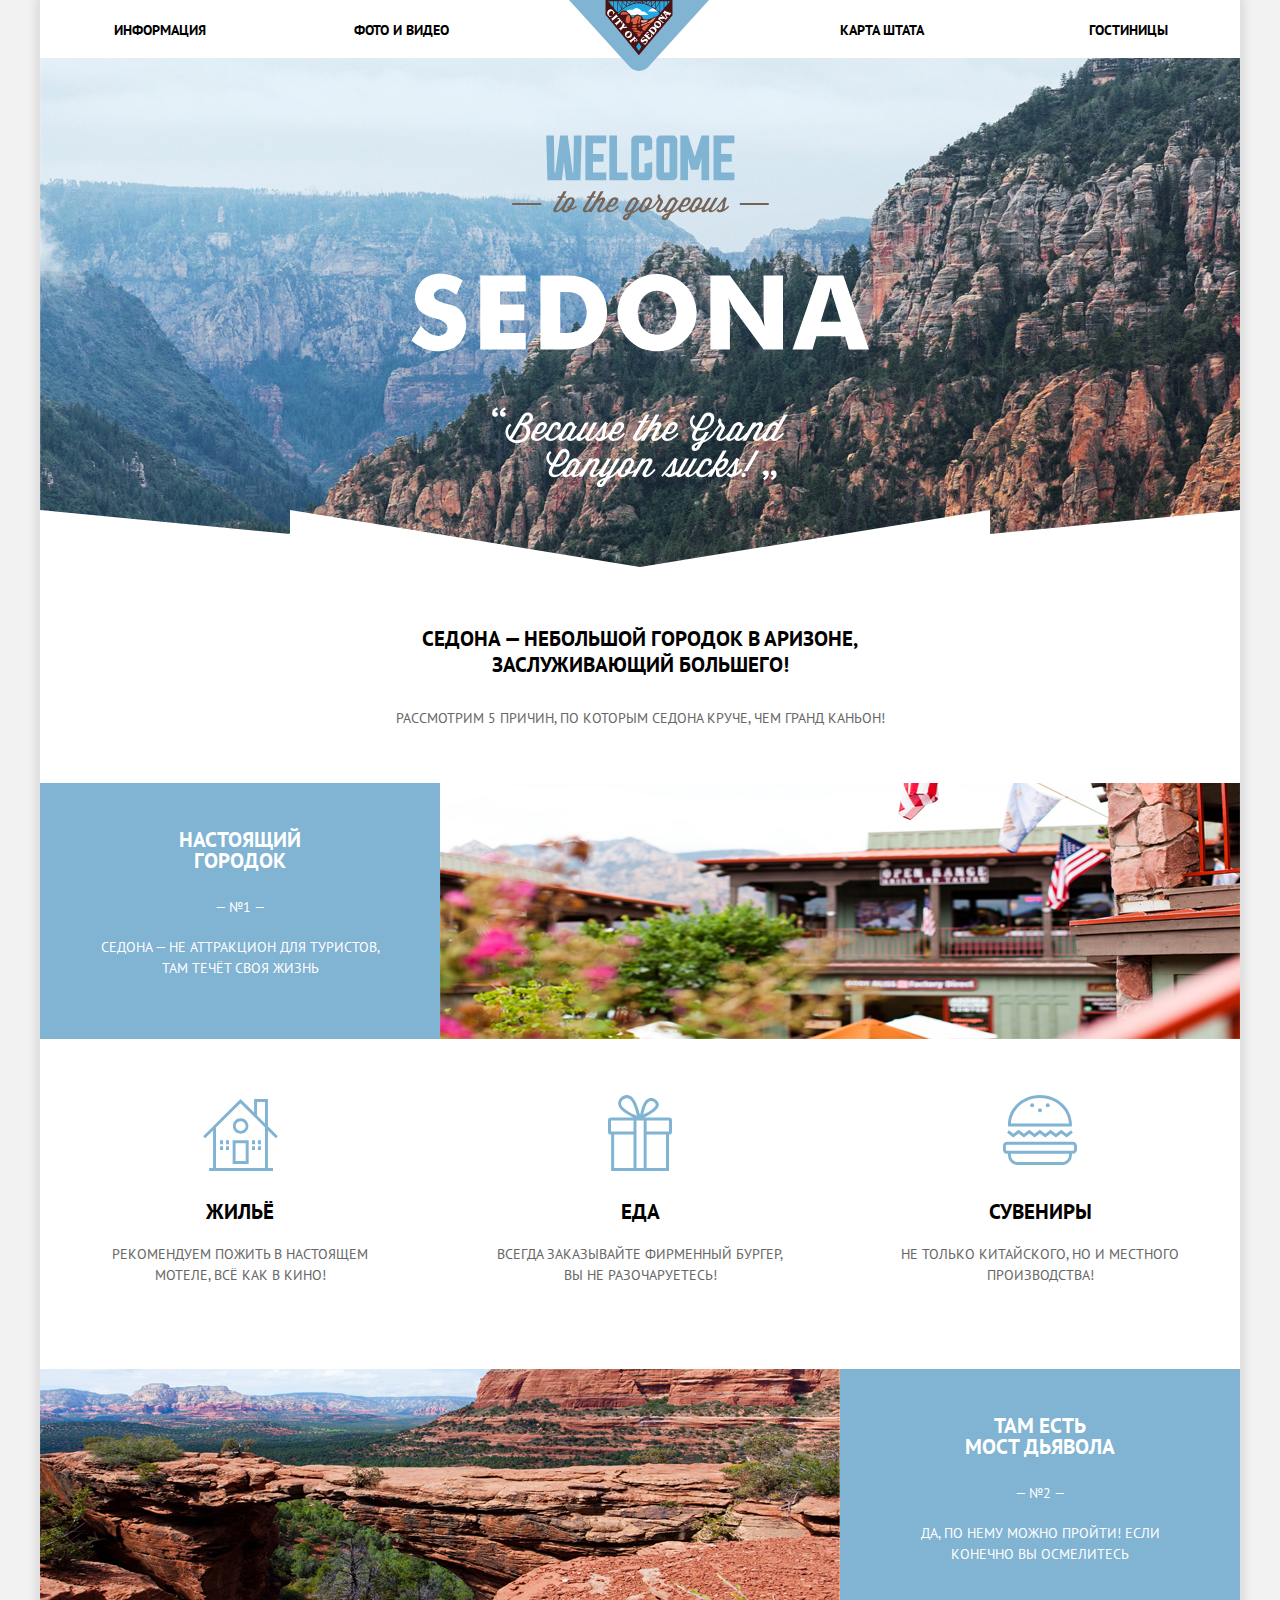
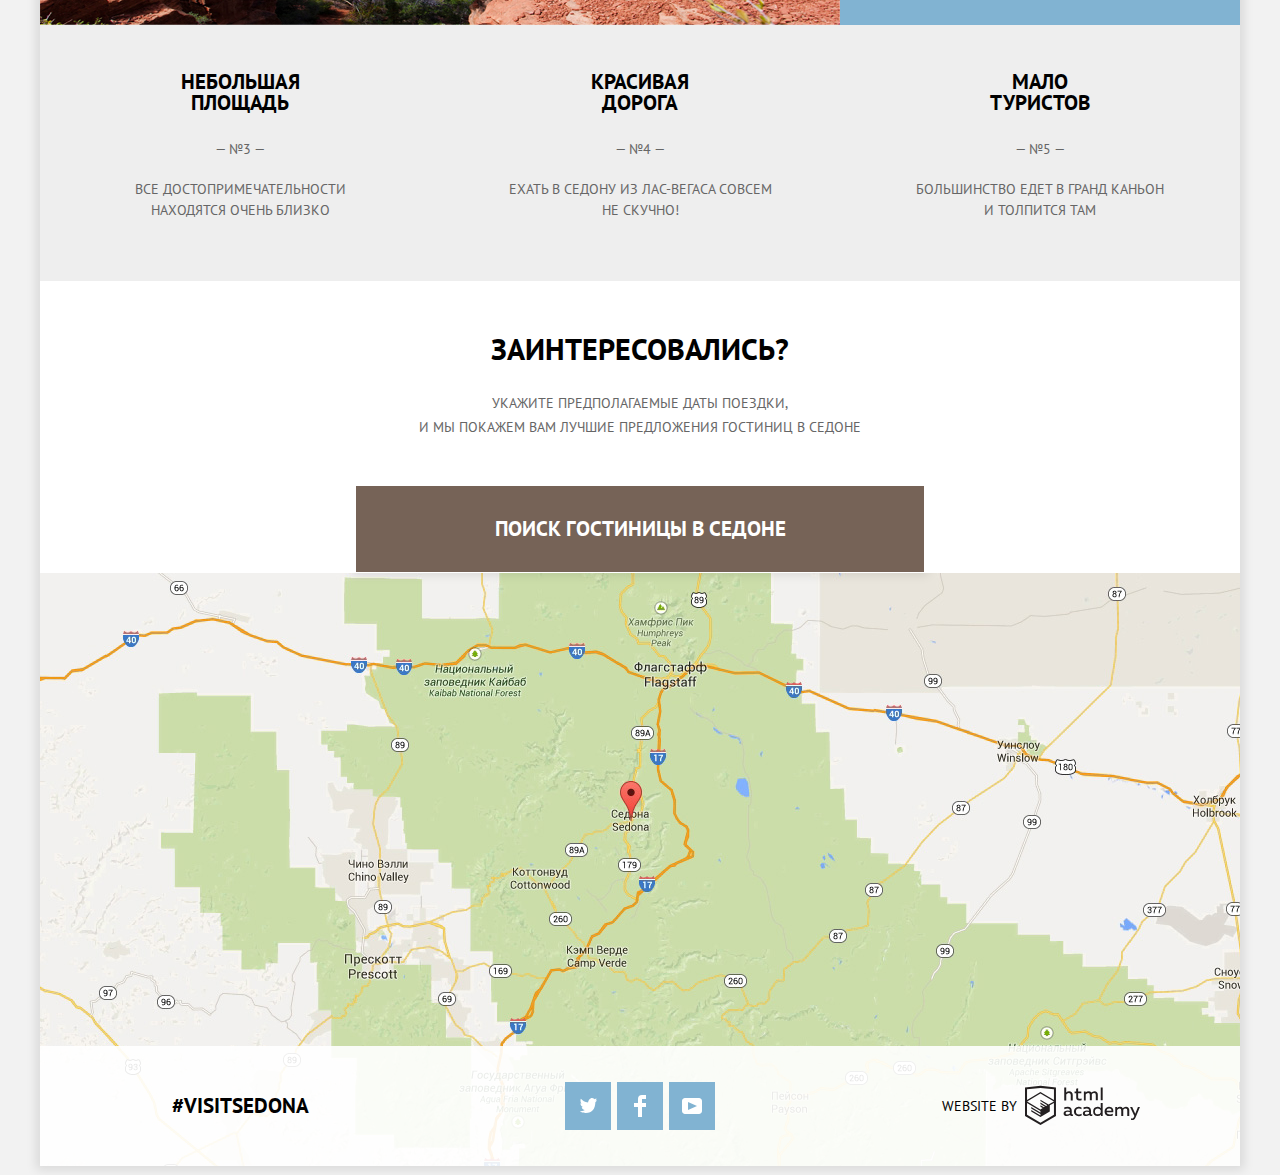
<file: index.html>
<!DOCTYPE html>
<html lang="ru">
  <head>
    <meta charset="utf-8">
    <title>HTML Academy: Седона</title>
    <link href="https://fonts.googleapis.com/css?family=PT+Sans:400,700&amp;subset=cyrillic" rel="stylesheet">
    <link href="css/normalize.css" rel="stylesheet">
    <!-- <link href="css/style.min.css" rel="stylesheet"> -->
    <link href="css/style.css" rel="stylesheet">
  </head>
  <body>
    <div class="layout-container">
    <header class="main-header">
      <nav class="main-navigation">
        <a class="main-header-logo">
          <img src="img/logo-sedona.svg" width="140" height="71" alt="Добро пожаловать в Седону">
        </a>
        <ul class="site-navigation">
          <li class="site-navigation-item"><a href="info.html">Информация</a></li>
          <li class="site-navigation-item"><a href="media.html">Фото и видео</a></li>
          <li class="site-navigation-item"><a href="map.html">Карта штата</a></li>
          <li class="site-navigation-item"><a href="hotels.html">Гостиницы</a></li>
        </ul>
      </nav>
    </header>
  <main>
    <div class="welcome">
      <img src="img/intro-welcome.svg" width="459" height="353" alt="Добро пожаловать">
    </div>
   <section class="reasons-to-visit">
     <div class="intro">
       <h1>Седона — небольшой городок в Аризоне, заслуживающий большего!</h1>
       <h2 class="visually-hidden">Причины посетить наш городок</h2>
       <p class="index-text">Рассмотрим 5 причин, по которым Седона круче, чем гранд каньон!</p>
     </div>
       <ol class="reasons-list">
         <li class="reasons-item">
           <section class="reasons-item-blue">
             <div class="reasons-item-layout">
               <h3>Настоящий городок</h3>
               <p>Седона — не аттракцион для туристов, там течёт своя жизнь</p>
            </div>
            <img src="img/town.jpg" width="800" height="256" alt="Городок">
           </section>
            <ul class="features-list">
             <li class="features-item">
               <h3>Жильё</h3>
               <p>Рекомендуем пожить в настоящем мотеле, всё как в кино!</p>
             </li>
             <li class="features-item">
               <h3>Еда</h3>
               <p>Всегда заказывайте фирменный бургер, вы не разочаруетесь!</p>
             </li>
             <li class="features-item">
               <h3>Сувениры</h3>
               <p>Не только китайского, но и местного производства!</p>
             </li>
          </ul>
         </li>
         <li class="reasons-item">
           <section class="reasons-item-blue">
               <img src="img/devils-bridge.jpg" width="800" height="256" alt="Мост дьявола">
               <div class="reasons-item-layout">
                 <h3>Там есть мост&nbsp;дьявола</h3>
                 <p>Да, по нему можно пройти! Если конечно вы осмелитесь</p>
             </div>
           </section>
         </li>
         <li class="reasons-item reasons-item-layout">
           <h3>Небольшая площадь</h3>
            <p>Все достопримечательности находятся&nbsp;очень близко</p>
         </li>
         <li class="reasons-item reasons-item-layout">
           <h3>Красивая дорога</h3>
            <p>Ехать в Седону из Лас-Вегаса совсем не&nbsp;скучно!</p>
         </li>
         <li class="reasons-item reasons-item-layout">
           <h3>Мало туристов</h3>
            <p>Большинство едет в гранд каньон и&nbsp;толпится там</p>
         </li>
       </ol>
   </section>
   <section class="booking">
       <h2>Заинтересовались?</h2>
       <p>Укажите предполагаемые даты поездки,<br> и мы покажем вам лучшие предложения гостиниц в Седоне</p>
       <button class="booking-button">Поиск гостиницы в Седоне</button>
       <section class="search-hotels">
       <h3 class="visually-hidden">Поиск гостиницы</h3>
       <form action="https://echo.htmlacademy.ru" method="post">
       <ul class="search-form-list">
          <li class="form-item dates">
            <label for="arrival-date">Дата заезда:</label>
            <input id="arrival-date" type="text" name="arrival-date" value="24 апреля 2017" required>
            <button class="calendar" aria-label="Выберите дату">
               <svg version="1.1" xmlns="http://www.w3.org/2000/svg" xmlns:xlink="http://www.w3.org/1999/xlink" x="0px" y="0px"
               	 width="21px" height="22px" viewBox="0 0 21 22" enable-background="new 0 0 21 22" xml:space="preserve">
                 <g id="calendar_1_">
               	   <path d="M19.251,2.025h-2.845V0.648c0-0.381-0.294-0.689-0.656-0.689c-0.363,0-0.656,0.308-0.656,0.689v1.377h-3.938V0.648
               		c0-0.381-0.294-0.689-0.655-0.689c-0.363,0-0.657,0.308-0.657,0.689v1.377H5.906V0.648c0-0.381-0.294-0.689-0.656-0.689
               		c-0.363,0-0.657,0.308-0.657,0.689v1.377H1.75C0.784,2.025,0,2.847,0,3.862v16.302C0,21.179,0.784,22,1.75,22h17.501
               		C20.217,22,21,21.179,21,20.164V3.862C21,2.847,20.217,2.025,19.251,2.025z M19.688,20.164c0,0.253-0.195,0.459-0.437,0.459H1.75
               		c-0.241,0-0.438-0.206-0.438-0.459V3.862c0-0.253,0.196-0.459,0.438-0.459h2.844v1.378c0,0.381,0.294,0.689,0.657,0.689
               		c0.362,0,0.656-0.308,0.656-0.689V3.403h3.938v1.378c0,0.381,0.294,0.689,0.657,0.689c0.361,0,0.655-0.308,0.655-0.689V3.403h3.938
               		v1.378c0,0.381,0.293,0.689,0.656,0.689c0.362,0,0.656-0.308,0.656-0.689V3.403h2.845c0.241,0,0.437,0.206,0.437,0.459V20.164z"/>
               	  <rect x="4.594" y="8.225" width="2.625" height="2.066"/>
               	  <rect x="4.594" y="11.668" width="2.625" height="2.067"/>
               	  <rect x="4.594" y="15.112" width="2.625" height="2.066"/>
               	  <rect x="9.188" y="15.112" width="2.625" height="2.066"/>
               	  <rect x="9.188" y="11.668" width="2.625" height="2.067"/>
               	  <rect x="9.188" y="8.225" width="2.625" height="2.066"/>
               	  <rect x="13.781" y="15.112" width="2.625" height="2.066"/>
               	  <rect x="13.781" y="11.668" width="2.625" height="2.067"/>
               	  <rect x="13.781" y="8.225" width="2.625" height="2.066"/>
                </g>
               </svg>
            </button>
           </li>
           <li class="form-item dates">
             <label for="departure-date">Дата выезда:</label>
             <input id="departure-date" type="text" name="departure-date" value="4 июля 2017" required>
             <button class="calendar" aria-label="Выберите дату">
               <svg version="1.1" xmlns="http://www.w3.org/2000/svg" xmlns:xlink="http://www.w3.org/1999/xlink" x="0px" y="0px"
               	 width="21px" height="22px" viewBox="0 0 21 22" enable-background="new 0 0 21 22" xml:space="preserve">
               	<path d="M19.251,2.025h-2.845V0.648c0-0.381-0.294-0.689-0.656-0.689c-0.363,0-0.656,0.308-0.656,0.689v1.377h-3.938V0.648
               		c0-0.381-0.294-0.689-0.655-0.689c-0.363,0-0.657,0.308-0.657,0.689v1.377H5.906V0.648c0-0.381-0.294-0.689-0.656-0.689
               		c-0.363,0-0.657,0.308-0.657,0.689v1.377H1.75C0.784,2.025,0,2.847,0,3.862v16.302C0,21.179,0.784,22,1.75,22h17.501
               		C20.217,22,21,21.179,21,20.164V3.862C21,2.847,20.217,2.025,19.251,2.025z M19.688,20.164c0,0.253-0.195,0.459-0.437,0.459H1.75
               		c-0.241,0-0.438-0.206-0.438-0.459V3.862c0-0.253,0.196-0.459,0.438-0.459h2.844v1.378c0,0.381,0.294,0.689,0.657,0.689
               		c0.362,0,0.656-0.308,0.656-0.689V3.403h3.938v1.378c0,0.381,0.294,0.689,0.657,0.689c0.361,0,0.655-0.308,0.655-0.689V3.403h3.938
               		v1.378c0,0.381,0.293,0.689,0.656,0.689c0.362,0,0.656-0.308,0.656-0.689V3.403h2.845c0.241,0,0.437,0.206,0.437,0.459V20.164z"/>
               	<rect x="4.594" y="8.225" width="2.625" height="2.066"/>
               	<rect x="4.594" y="11.668" width="2.625" height="2.067"/>
               	<rect x="4.594" y="15.112" width="2.625" height="2.066"/>
               	<rect x="9.188" y="15.112" width="2.625" height="2.066"/>
               	<rect x="9.188" y="11.668" width="2.625" height="2.067"/>
               	<rect x="9.188" y="8.225" width="2.625" height="2.066"/>
               	<rect x="13.781" y="15.112" width="2.625" height="2.066"/>
               	<rect x="13.781" y="11.668" width="2.625" height="2.067"/>
               	<rect x="13.781" y="8.225" width="2.625" height="2.066"/>
              </svg>
            </button>
           </li>
           <li class="form-item amounts">
             <label for="adults-amount">Взрослые:</label>
             <button class="minus" aria-label="Уменьшить значение"></button>
             <input id="adults-amount" type="number" name="adults-amount" min="1" value="2" required>
             <button class="plus" aria-label="Увеличить значение"></button>
           </li>
           <li class="form-item amounts">
             <label for="children-amount">Дети:</label>
             <button class="minus" aria-label="Уменьшить значение"></button>
             <input id="children-amount" type="number" name="children-amount" min="0" value="0">
             <button class="plus" aria-label="Увеличить значение"></button>
           </li>
       </ul>
         <button class="search-button" type="submit">Найти</button>
       </form>
       </section>
     </section>
     <section class="map">
       <h2 class="visually-hidden">Седона на карте</h2>
       <iframe src="https://www.google.com/maps/embed?pb=!1m18!1m12!1m3!1d88102.23242133163!2d-111.85365891525532!3d34.85324210681785!2m3!1f0!2f0!3f0!3m2!1i1024!2i768!4f13.1!3m3!1m2!1s0x872da132f942b00d%3A0x5548c523fa6c8efd!2z0KHQtdC00L7QvdCwLCDQkNGA0LjQt9C-0L3QsCA4NjMzNiwg0KHQqNCQ!5e0!3m2!1sru!2sru!4v1551598348164" width="1200" height="594" style="border:0" allowfullscreen aria-label="Седона на карте"></iframe>
     </section>
  </main>
    <footer class="footer main-footer">
      <b class="footer-hashtag">#visitsedona</b>
        <ul class="footer-social">
          <li>
            <a class="social-button" href="#">
              <span class="visually-hidden">Твиттер</span>
              <svg xmlns="http://www.w3.org/2000/svg" xmlns:xlink="http://www.w3.org/1999/xlink" width="17" height="15" viewBox="0 0 17 15">
                <path fill="#fff" d="M10.95.144c1.685-.496 2.984.27 3.577 1.179.673-.231 1.331-.481 2.011-.708a2.345 2.345 0 0 1-.857 1.768c.685.17 1.304-.491 1.304-.491-.169 1-1.006 1.788-1.563 2.024-.231 6.75-3.175 11.217-10.077 11.082h-.446c-.41 0-4.164-.46-4.898-1.887 2.271.196 3.893-.422 4.693-1.177-.96-.3-2.679-.477-2.979-2.95.349.106.564.228 1.19.119C1.705 8.247.374 7.53.448 5.33c.285.328 1.067.536 1.34.472C1.085 5.561-.182 2.442.894.85c1.818 1.854 3.735 3.606 7.152 3.773C8.254 2.33 9.183.793 10.95.144z"/>
              </svg>
            </a>
          </li>
          <li>
            <a class="social-button" href="#">
            <span class="visually-hidden">Фейсбук</span>
            <svg xmlns="http://www.w3.org/2000/svg" width="12" height="22" viewBox="0 0 12 22">
              <path fill="#fff" d="M12 4V0H8a4 4 0 0 0-4 4v4H0v4h4v10h4V12h4V8H8V4h4z"/>
            </svg>
          </a>
          </li>
          <li>
            <a class="social-button" href="#">
            <span class="visually-hidden">Youtube</span>
            <svg xmlns="http://www.w3.org/2000/svg" xmlns:xlink="http://www.w3.org/1999/xlink" width="20" height="16" viewBox="0 0 20 16">
              <path fill="#fff" d="M17 0H3C1.35 0 0 1.35 0 3v10c0 1.65 1.35 3 3 3h14c1.65 0 3-1.35 3-3V3c0-1.65-1.35-3-3-3zM6.027 11.998V4.002L15.014 8l-8.987 3.998z"/>
            </svg>
          </a>
          </li>
        </ul>
      <p class="footer-copyright">
        <span>Website by</span>
        <a class="footer-copyright-link" href="https://htmlacademy.ru/intensive/htmlcss" aria-label="HTML Academy">
          <svg xmlns="http://www.w3.org/2000/svg"  width="115" height="41" viewBox="0 0 108.08 36.85">
            <title>HTML Academy</title>
            <path d="M44.61,26.88a2,2,0,0,0,.55-0.1v1.33a3.25,3.25,0,0,1-1.18.21,1.67,1.67,0,0,1-1.67-1,4.84,4.84,0,0,1-3.14,1.08c-1.51,0-2.91-.83-2.91-2.55,0-2.13,2-2.79,3.71-2.79a11.08,11.08,0,0,1,2.17.25v-0.3c0-1-.76-1.77-2.19-1.77a7.42,7.42,0,0,0-3,.64v-1.7a10.21,10.21,0,0,1,3.19-.55c2.36,0,3.81,1.12,3.81,3.65v3a0.54,0.54,0,0,0,.49.59h0.17Zm-6.44-1.13A1.35,1.35,0,0,0,39.63,27h0.11a3.39,3.39,0,0,0,2.41-1V24.58a9.72,9.72,0,0,0-1.81-.21c-1,0-2.16.33-2.16,1.38h0Zm12.36-6.11a5,5,0,0,1,2.57.64V22a4.08,4.08,0,0,0-2.3-.7,2.75,2.75,0,1,0,0,5.49,5,5,0,0,0,2.43-.64v1.71a6.27,6.27,0,0,1-2.76.57A4.21,4.21,0,0,1,46,24.51q0-.21,0-0.41a4.32,4.32,0,0,1,4.18-4.46h0.38Zm12.17,7.24a2,2,0,0,0,.55-0.1v1.33a3.25,3.25,0,0,1-1.18.21,1.67,1.67,0,0,1-1.67-1,4.84,4.84,0,0,1-3.14,1.08c-1.51,0-2.91-.83-2.91-2.55,0-2.13,2-2.79,3.71-2.79a11.08,11.08,0,0,1,2.17.25v-0.3c0-1-.76-1.77-2.19-1.77a7.42,7.42,0,0,0-3,.64v-1.7a10.21,10.21,0,0,1,3.19-.55c2.36,0,3.81,1.12,3.81,3.65v3a0.54,0.54,0,0,0,.49.59h0.17Zm-6.44-1.13A1.35,1.35,0,0,0,57.73,27h0.11a3.39,3.39,0,0,0,2.41-1V24.58a9.72,9.72,0,0,0-1.81-.21c-1.06,0-2.16.33-2.16,1.38h0ZM73,16V28.2H71.35V26.88a3.88,3.88,0,0,1-3.19,1.54,4.4,4.4,0,0,1,0-8.78,3.81,3.81,0,0,1,3,1.3V16H73Zm-4.53,5.22a2.76,2.76,0,1,0,0,5.52A2.86,2.86,0,0,0,71.15,25V23A2.91,2.91,0,0,0,68.49,21.27ZM79,19.64c3.31,0,4.46,2.68,3.92,5.09H76.7c0.21,1.5,1.67,2.11,3.19,2.11a6.11,6.11,0,0,0,2.64-.59v1.6a7.14,7.14,0,0,1-3,.57C77,28.42,74.78,27,74.78,24a4.18,4.18,0,0,1,4-4.39H79Zm0.09,1.54a2.28,2.28,0,0,0-2.44,2.1v0.06H81.3A2,2,0,0,0,79.13,21.18Zm5.73,7V19.87h1.65v1a3.81,3.81,0,0,1,2.78-1.27A2.86,2.86,0,0,1,91.89,21a4.12,4.12,0,0,1,2.91-1.33A3.06,3.06,0,0,1,98,23V28.2h-1.9V23.05a1.59,1.59,0,0,0-1.42-1.75H94.42a2.8,2.8,0,0,0-2.07,1.12V28.2h-1.9V23.05A1.59,1.59,0,0,0,89,21.31H88.8a3,3,0,0,0-2.21,1.29v5.63H84.86Zm21.31-8.33h1.9l-3.91,9.46c-0.9,2.17-2.09,2.86-3.35,2.86a4.76,4.76,0,0,1-1.1-.14V30.46a2.86,2.86,0,0,0,.85.12c0.9,0,1.58-.64,2.07-1.9l0.17-.42-4-8.4h2l2.86,6.29ZM38.73,1.46V6.22a3.81,3.81,0,0,1,2.7-1.14,3.25,3.25,0,0,1,3.44,3.4v5.15H43V8.72a1.81,1.81,0,0,0-1.61-2h-0.3a2.93,2.93,0,0,0-2.32,1.39v5.52h-1.9V1.46h1.9ZM49.94,2.31v3h3V6.91h-3v3.81c0,1.1.5,1.46,1.58,1.46a4.49,4.49,0,0,0,1.69-.33v1.6A6.8,6.8,0,0,1,51,13.8a2.55,2.55,0,0,1-2.86-2.74V6.89H46.58V5.26h1.5V2.74Zm5.4,11.31V5.28H57v1A3.81,3.81,0,0,1,59.77,5a2.86,2.86,0,0,1,2.6,1.33A4.12,4.12,0,0,1,65.28,5,3.06,3.06,0,0,1,68.44,8.4v5.21h-1.9V8.46a1.59,1.59,0,0,0-1.42-1.75H64.89a2.8,2.8,0,0,0-2.07,1.12v5.78h-1.9V8.46A1.59,1.59,0,0,0,59.5,6.71H59.27A3,3,0,0,0,57.06,8v5.63H55.34ZM71.17,1.45H73V13.6H71.17V1.45ZM14.71,0H14.55L0,1.54V28.21l14.55,8.66,14.55-8.66V1.54Zm12.5,27.1L14.55,34.64,1.9,27.12V16.18l12.59,7.5V25L5.86,19.9v1.31l8.68,5.21v1.39L5.87,22.65V24l8.68,5.21,8.75-5.24V18.31L27.2,16V27.12Zm0-12.53-3.48,2-1.6,1L14.51,13v1.31L21,18.23H21l-0.14.09-1,.54-5.37-3.2V17l4.24,2.52-1,.67-3.2-1.9v1.31l2.1,1.24L14.5,22.1,2,14.65,14.51,7.11Zm0-1.32L14.49,5.76,1.91,13.25v-10L14.56,1.92,27.21,3.25v10h0Z" transform="translate(0 -0.02)" fill="#231f20"/>
          </svg>
        </a>
      </p>
    </footer>
  </div>
  <script src="js/form-popup.min.js"></script>
  </body>
</html>
</file>
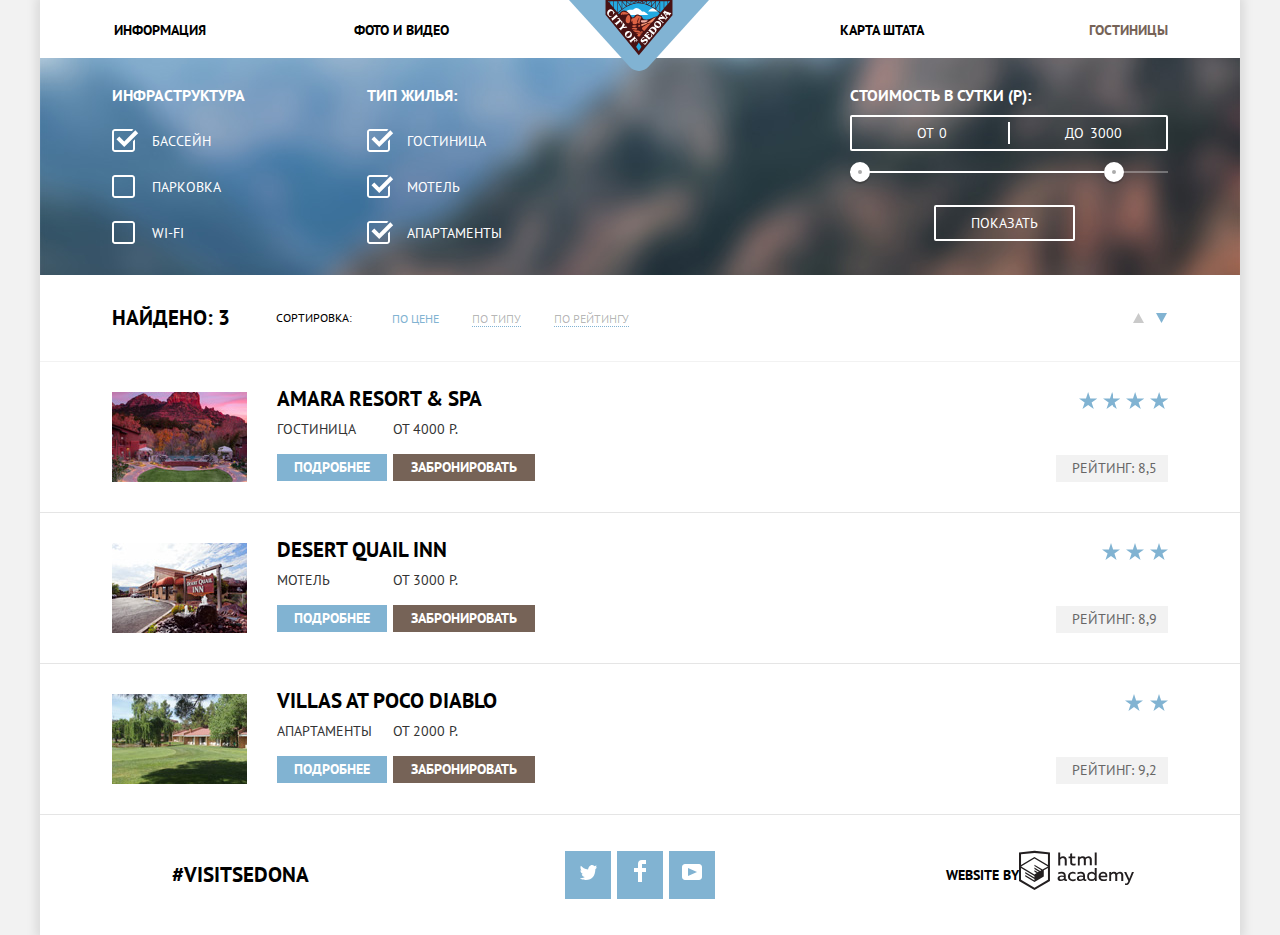
<file: hotels.html>
<!DOCTYPE html>
<html lang="ru">
  <head>
    <meta charset="utf-8">
    <title>HTML Academy: Седона</title>
    <link href="https://fonts.googleapis.com/css?family=PT+Sans:400,700&amp;subset=cyrillic" rel="stylesheet">
    <link href="css/normalize.css" rel="stylesheet">
    <link href="css/style.css" rel="stylesheet">
  </head>
  <body class="inner-page">
    <div class="layout-container">
    <header class="main-header">
      <nav class="main-navigation">
        <a class="main-header-logo" href="index.html">
          <img src="img/logo-sedona.svg" width="140" height="71" alt="Добро пожаловать в Седону">
        </a>
        <ul class="site-navigation">
          <li class="site-navigation-item"><a href="info.html">Информация</a></li>
          <li class="site-navigation-item"><a href="media.html">Фото и видео</a></li>
          <li class="site-navigation-item"><a href="map.html">Карта штата</a></li>
          <li class="site-navigation-item site-navigation-current"><a href="hotels.html">Гостиницы</a></li>
        </ul>
    </nav>
  </header>
  <main>
    <h1 class="visually-hidden">Выбор гостиницы</h1>
      <section class="filters">
        <h2 class="visually-hidden">Фильтр поиска</h2>
        <form action="https://echo.htmlacademy.ru" method="get">
        <fieldset class="filters-set">
          <legend>Инфраструктура</legend>
          <ul>
            <li>
              <input class="visually-hidden filters-input" type="checkbox" id="pool" name="pool" checked>
              <label for="pool">Бассейн</label>
            </li>
            <li>
              <input class="visually-hidden filters-input" type="checkbox" id="parking" name="parking">
              <label for="parking">Парковка</label>
            </li>
            <li>
              <input class="visually-hidden filters-input" type="checkbox" id="wifi" name="wifi">
              <label for="wifi">Wi-Fi</label>
            </li>
          </ul>
        </fieldset>
        <fieldset class="filters-set">
          <legend>Тип жилья:</legend>
          <ul>
            <li>
              <input class="visually-hidden filters-input" type="checkbox" id="hotel" name="hotel" checked>
              <label for="hotel">Гостиница</label>
            </li>
            <li>
              <input class="visually-hidden filters-input" type="checkbox" id="motel" name="motel" checked>
              <label for="motel">Мотель</label>
            </li>
            <li>
              <input class="visually-hidden filters-input" type="checkbox" id="apartments" name="apartments" checked>
              <label for="apartments">Апартаменты</label>
            </li>
          </ul>
        </fieldset>
          <div class="filter-range">
            <div class="filter-range-title">Стоимость в сутки (р):</div>
            <div class="price-controls">
              <label class="min-price">от <input type="text" name="min-price" value="0"></label>
              <label class="max-price">до <input type="text" name="max-price" value="3000"></label>
            </div>
            <div class="range-controls">
              <div class="scale">
                <div class="bar"></div>
              </div>
              <div class="range-toggle range-toggle-min"></div>
              <div class="range-toggle range-toggle-max"></div>
            </div>
            <button class="filter-results-button" type="submit">Показать</button>
          </div>
      </form>
      </section>
      <section class="sorting-filter">
      <b>Найдено: 3</b>
      <h2>Сортировка:</h2>
      <ul class="sorting-type-list">
        <li><a class="sorting-type sorting-type-current">По цене</a></li>
        <li><a class="sorting-type">По типу</a></li>
        <li><a class="sorting-type">По рейтингу</a></li>
      </ul>
      <ul class="sorting-direction">
        <li>
          <a class="sorting-arrow" aria-label="Сортировать по возрастанию">
            <svg xmlns="http://www.w3.org/2000/svg" width="11" height="10" viewBox="0 0 11 10">
              <path fill="#231F20" d="M5.5 0L0 10h11z"/>
            </svg>
          </a>
        </li>
        <li>
          <a class="sorting-arrow sorting-arrow-current" aria-label="Сортировать по убыванию">
            <svg xmlns="http://www.w3.org/2000/svg" width="11" height="10" viewBox="0 0 11 10">
              <path fill="#231F20" d="M5.5 10L0 0h11"/>
            </svg>
          </a>
        </li>
      </ul>
    </section>
      <section class="hotels">
        <h2 class="visually-hidden">Результаты поиска</h2>
        <ul class="hotels-list">
          <li class="hotels-list-item">
              <div class="hotel-photo">
                <img src="img/amara.jpg" width="135" height="90" alt="Amara Resort & Spa">
              </div>
              <div class="hotel-info">
                <a class="hotel-name" href="amara.html"><h3>Amara Resort & Spa</h3></a>
                <span class="hotels-type">Гостиница</span>
                <span class="hotels-booking-price">от 4000 р.</span>
                <a href="amara.html" class="hotels-list-button link-about">Подробнее</a>
                <a href="#" class="hotels-list-button link-book">Забронировать</a>
              </div>
              <div class="hotel-rating">
                <div class="stars four-stars" aria-label="4 звезды"></div>
                <span>Рейтинг: 8,5</span>
              </div>
          </li>
          <li class="hotels-list-item">
              <div class="hotel-photo">
                <img src="img/desert.jpg" width="135" height="90" alt="Desert Quail Inn">
              </div>
              <div class="hotel-info">
                <a class="hotel-name" href="desert.html"><h3>Desert Quail Inn</h3></a>
                <span class="hotels-type">Мотель</span>
                <span class="hotels-booking-price">от 3000 р.</span>
                <a href="desert.html" class="hotels-list-button link-about">Подробнее</a>
                <a href="#" class="hotels-list-button link-book">Забронировать</a>
              </div>
              <div class="hotel-rating">
                <div class="stars three-stars" aria-label="3 звезды"></div>
                <span>Рейтинг: 8,9</span>
              </div>
          </li>
          <li class="hotels-list-item">
              <div class="hotel-photo">
                <img src="img/villas.jpg" width="135" height="90" alt="Villas at Poco Diablo">
              </div>
              <div class="hotel-info">
                <a class="hotel-name" href="villas.html"><h3>Villas at Poco Diablo</h3></a>
                <span class="hotels-type">Апартаменты</span>
                <span class="hotels-booking-price">от 2000 р.</span>
                <a href="villas.html" class="hotels-list-button link-about">Подробнее</a>
                <a href="#" class="hotels-list-button link-book">Забронировать</a>
              </div>
              <div class="hotel-rating">
                <div class="stars two-stars" aria-label="2 звезды"></div>
                <span>Рейтинг: 9,2</span>
              </div>
          </li>
        </ul>
      </section>
  </main>
  <footer class="footer inner-footer">
    <b class="footer-hashtag">#visitsedona</b>
      <ul class="footer-social">
        <li class="social-button" aria-label="Страница Седона в Твиттере">
          <a href="#"><span class="visually-hidden">Твиттер</span>
            <svg xmlns="http://www.w3.org/2000/svg" xmlns:xlink="http://www.w3.org/1999/xlink" width="17" height="15" viewBox="0 0 17 15">
              <path fill="#FFF" d="M10.95.144c1.685-.496 2.984.27 3.577 1.179.673-.231 1.331-.481 2.011-.708a2.345 2.345 0 0 1-.857 1.768c.685.17 1.304-.491 1.304-.491-.169 1-1.006 1.788-1.563 2.024-.231 6.75-3.175 11.217-10.077 11.082h-.446c-.41 0-4.164-.46-4.898-1.887 2.271.196 3.893-.422 4.693-1.177-.96-.3-2.679-.477-2.979-2.95.349.106.564.228 1.19.119C1.705 8.247.374 7.53.448 5.33c.285.328 1.067.536 1.34.472C1.085 5.561-.182 2.442.894.85c1.818 1.854 3.735 3.606 7.152 3.773C8.254 2.33 9.183.793 10.95.144z"/>
            </svg>
          </a>
        </li>
        <li class="social-button" aria-label="Страница Седона на Фейсбуке"><a href="#">
          <span class="visually-hidden">Фейсбук</span>
          <svg xmlns="http://www.w3.org/2000/svg" width="12" height="22" viewBox="0 0 12 22">
            <path fill="#FFF" d="M12 4V0H8a4 4 0 0 0-4 4v4H0v4h4v10h4V12h4V8H8V4h4z"/>
          </svg>
        </a>
        </li>
        <li class="social-button" aria-label="Канал Седона на Ютубе"><a href="#">
          <span class="visually-hidden">Youtube</span>
          <svg xmlns="http://www.w3.org/2000/svg" xmlns:xlink="http://www.w3.org/1999/xlink" width="20" height="16" viewBox="0 0 20 16">
            <path fill="#FFF" d="M17 0H3C1.35 0 0 1.35 0 3v10c0 1.65 1.35 3 3 3h14c1.65 0 3-1.35 3-3V3c0-1.65-1.35-3-3-3zM6.027 11.998V4.002L15.014 8l-8.987 3.998z"/>
          </svg>
        </a>
        </li>
      </ul>
    <p class="footer-copyright">
      <b>Website by</b>
      <a href="https://htmlacademy.ru/intensive/htmlcss">
        <svg id="Layer_1" data-name="Layer 1" xmlns="http://www.w3.org/2000/svg"  width="115" height="41" viewBox="0 0 108.08 36.85">
          <title>logo-htmlacademy-small1</title>
          <path d="M44.61,26.88a2,2,0,0,0,.55-0.1v1.33a3.25,3.25,0,0,1-1.18.21,1.67,1.67,0,0,1-1.67-1,4.84,4.84,0,0,1-3.14,1.08c-1.51,0-2.91-.83-2.91-2.55,0-2.13,2-2.79,3.71-2.79a11.08,11.08,0,0,1,2.17.25v-0.3c0-1-.76-1.77-2.19-1.77a7.42,7.42,0,0,0-3,.64v-1.7a10.21,10.21,0,0,1,3.19-.55c2.36,0,3.81,1.12,3.81,3.65v3a0.54,0.54,0,0,0,.49.59h0.17Zm-6.44-1.13A1.35,1.35,0,0,0,39.63,27h0.11a3.39,3.39,0,0,0,2.41-1V24.58a9.72,9.72,0,0,0-1.81-.21c-1,0-2.16.33-2.16,1.38h0Zm12.36-6.11a5,5,0,0,1,2.57.64V22a4.08,4.08,0,0,0-2.3-.7,2.75,2.75,0,1,0,0,5.49,5,5,0,0,0,2.43-.64v1.71a6.27,6.27,0,0,1-2.76.57A4.21,4.21,0,0,1,46,24.51q0-.21,0-0.41a4.32,4.32,0,0,1,4.18-4.46h0.38Zm12.17,7.24a2,2,0,0,0,.55-0.1v1.33a3.25,3.25,0,0,1-1.18.21,1.67,1.67,0,0,1-1.67-1,4.84,4.84,0,0,1-3.14,1.08c-1.51,0-2.91-.83-2.91-2.55,0-2.13,2-2.79,3.71-2.79a11.08,11.08,0,0,1,2.17.25v-0.3c0-1-.76-1.77-2.19-1.77a7.42,7.42,0,0,0-3,.64v-1.7a10.21,10.21,0,0,1,3.19-.55c2.36,0,3.81,1.12,3.81,3.65v3a0.54,0.54,0,0,0,.49.59h0.17Zm-6.44-1.13A1.35,1.35,0,0,0,57.73,27h0.11a3.39,3.39,0,0,0,2.41-1V24.58a9.72,9.72,0,0,0-1.81-.21c-1.06,0-2.16.33-2.16,1.38h0ZM73,16V28.2H71.35V26.88a3.88,3.88,0,0,1-3.19,1.54,4.4,4.4,0,0,1,0-8.78,3.81,3.81,0,0,1,3,1.3V16H73Zm-4.53,5.22a2.76,2.76,0,1,0,0,5.52A2.86,2.86,0,0,0,71.15,25V23A2.91,2.91,0,0,0,68.49,21.27ZM79,19.64c3.31,0,4.46,2.68,3.92,5.09H76.7c0.21,1.5,1.67,2.11,3.19,2.11a6.11,6.11,0,0,0,2.64-.59v1.6a7.14,7.14,0,0,1-3,.57C77,28.42,74.78,27,74.78,24a4.18,4.18,0,0,1,4-4.39H79Zm0.09,1.54a2.28,2.28,0,0,0-2.44,2.1v0.06H81.3A2,2,0,0,0,79.13,21.18Zm5.73,7V19.87h1.65v1a3.81,3.81,0,0,1,2.78-1.27A2.86,2.86,0,0,1,91.89,21a4.12,4.12,0,0,1,2.91-1.33A3.06,3.06,0,0,1,98,23V28.2h-1.9V23.05a1.59,1.59,0,0,0-1.42-1.75H94.42a2.8,2.8,0,0,0-2.07,1.12V28.2h-1.9V23.05A1.59,1.59,0,0,0,89,21.31H88.8a3,3,0,0,0-2.21,1.29v5.63H84.86Zm21.31-8.33h1.9l-3.91,9.46c-0.9,2.17-2.09,2.86-3.35,2.86a4.76,4.76,0,0,1-1.1-.14V30.46a2.86,2.86,0,0,0,.85.12c0.9,0,1.58-.64,2.07-1.9l0.17-.42-4-8.4h2l2.86,6.29ZM38.73,1.46V6.22a3.81,3.81,0,0,1,2.7-1.14,3.25,3.25,0,0,1,3.44,3.4v5.15H43V8.72a1.81,1.81,0,0,0-1.61-2h-0.3a2.93,2.93,0,0,0-2.32,1.39v5.52h-1.9V1.46h1.9ZM49.94,2.31v3h3V6.91h-3v3.81c0,1.1.5,1.46,1.58,1.46a4.49,4.49,0,0,0,1.69-.33v1.6A6.8,6.8,0,0,1,51,13.8a2.55,2.55,0,0,1-2.86-2.74V6.89H46.58V5.26h1.5V2.74Zm5.4,11.31V5.28H57v1A3.81,3.81,0,0,1,59.77,5a2.86,2.86,0,0,1,2.6,1.33A4.12,4.12,0,0,1,65.28,5,3.06,3.06,0,0,1,68.44,8.4v5.21h-1.9V8.46a1.59,1.59,0,0,0-1.42-1.75H64.89a2.8,2.8,0,0,0-2.07,1.12v5.78h-1.9V8.46A1.59,1.59,0,0,0,59.5,6.71H59.27A3,3,0,0,0,57.06,8v5.63H55.34ZM71.17,1.45H73V13.6H71.17V1.45ZM14.71,0H14.55L0,1.54V28.21l14.55,8.66,14.55-8.66V1.54Zm12.5,27.1L14.55,34.64,1.9,27.12V16.18l12.59,7.5V25L5.86,19.9v1.31l8.68,5.21v1.39L5.87,22.65V24l8.68,5.21,8.75-5.24V18.31L27.2,16V27.12Zm0-12.53-3.48,2-1.6,1L14.51,13v1.31L21,18.23H21l-0.14.09-1,.54-5.37-3.2V17l4.24,2.52-1,.67-3.2-1.9v1.31l2.1,1.24L14.5,22.1,2,14.65,14.51,7.11Zm0-1.32L14.49,5.76,1.91,13.25v-10L14.56,1.92,27.21,3.25v10h0Z" transform="translate(0 -0.02)" fill="#231f20"/>
        </svg>
      </a>
    </p>
  </footer>
  </div>
  </body>
</html>
</file>
<file: css/style.css>
body {
  margin: 0;
  padding: 0;
  font-family: "PT Sans", "Arial", sans-serif;
  font-size: 14px;
  line-height: 26px;
  text-transform: uppercase;
  color: rgba(0, 0, 0, 1);
  background-color: rgba(242, 242, 242, 1);
  min-width: 1200px;
}

img {
  max-width: 100%;
  /* height: auto; */
}

.layout-container {
  margin: 0;
  padding: 0;
  width: 1200px;
  margin-left: auto;
  margin-right: auto;

  -webkit-box-shadow: 0 0 10px 4px rgba(0, 0, 0, 0.1);

          box-shadow: 0 0 10px 4px rgba(0, 0, 0, 0.1);
}

.main-navigation {
  position: relative;

  padding: 0;
  background-color: rgba(255, 255, 255, 1);
  min-height: 56px;
}

.site-navigation {
  margin: 0;
  padding: 0;

  list-style: none;

  display: -webkit-box;

  display: -ms-flexbox;

  display: flex;
  -webkit-box-pack: justify;
      -ms-flex-pack: justify;
          justify-content: space-between;
  -webkit-box-align: start;
      -ms-flex-align: start;
          align-items: flex-start;
  flex-wrap: wrap;
}

.site-navigation-item{
  width: 239px;
  padding-top: 15px;
  padding-bottom: 15px;

  text-align: center;
}

.site-navigation-item:nth-child(2) {
  margin-right: 244px;
}

.main-header-logo {
  position: absolute;
  z-index: 2;

  width: 140px;
  left: 529px;
}


.site-navigation a {
  display: inline-block;
  -webkit-box-sizing: border-box;
          box-sizing: border-box;

  color: rgba(0,0,0,1);
  text-decoration: none;
  line-height: 26px;
  font-weight: 700;
  vertical-align: middle;

}

.site-navigation-item:nth-child(2) a {
  padding-left: 5px;
}

.site-navigation-item:last-child a {
  padding-left: 15px;
}

.site-navigation a:hover {
  color: rgba(129, 179, 210, 1);
}

.site-navigation a:active {
  color: rgba(0, 0, 0, 0.3);
}

.welcome {
  position: relative;

  min-height: 509px;
  background-color: rgba(129, 179, 210, 1);
  background-image: url("../img/background-photo.jpg");
  background-repeat: no-repeat;
  background-size: 1200px auto;
  background-position: 0 -55px;

  text-align: center;
}

.welcome img {
  margin-top: 77px;
}

.welcome::after {
  content: "";

  position: absolute;
  width: 1201px;
  height: 59px;
  left: 0;
  bottom: -2px;

  background-image: url("../img/intro-mask.svg");
  background-repeat: no-repeat;
}

.intro {
  background-color: rgba(255, 255, 255, 1);

  padding-top: 1px;
  padding-bottom: 38px;
  text-align: center;
}

.intro h1 {
  width: 440px;
  font-size: 21px;
  font-weight: 700;

  margin-left: auto;
  margin-right: auto;
  margin-top: 58px;
  margin-bottom: 27px;

}

.intro p {
  color: rgba(102, 102, 102, 1);
}

.reasons-list {
  margin: 0;
  padding: 0;
  background-color: rgba(238, 238, 238, 1);

  -webkit-box-sizing: border-box;

          box-sizing: border-box;
  list-style: none;

  display: -webkit-box;

  display: -ms-flexbox;

  display: flex;
  -ms-flex-wrap: wrap;
      flex-wrap: wrap;

  counter-reset: items;

  position: relative;
  z-index: 3;
}


.reasons-item {
  -webkit-box-sizing: inherit;
          box-sizing: inherit;

  line-height: 21px;
  text-align: center;
}


.reasons-item > p {
  color: rgba(102, 102, 102, 1);
}

.reasons-item-blue {
  display: -webkit-box;
  display: -ms-flexbox;
  display: flex;
  -webkit-box-sizing: inherit;
          box-sizing: inherit;

  color: rgba(255, 255, 255, 1);
  background-color: rgba(129, 179, 210, 1);
}

.reasons-item-layout {
  display: -webkit-box;
  display: -ms-flexbox;
  display: flex;
  -webkit-box-orient: vertical;
  -webkit-box-direction: normal;
      -ms-flex-direction: column;
          flex-direction: column;

  -webkit-box-sizing: inherit;

          box-sizing: inherit;
  min-height: 256px;
  width: 400px;
  padding: 46px 48px 30px;
}

.reasons-item h3 {
  margin: 0;
  padding: 0 75px;
  font-size: 21px;
  font-weight: 700;
}

.reasons-item-layout > h3::after {
  counter-increment: items;
  content: "— №" counter(items) " —";

  display: block;
  margin-top: 26px;
  margin-bottom: 5px;

  font-size: 14px;
  line-height: 21px;
  font-weight: 400;
  color: rgba(102, 102, 102, 1);
}

.reasons-item-layout:first-child > h3::after,
.reasons-item-layout:nth-child(2) > h3::after {
  color: rgba(255, 255, 255, 1);
}

.features-list {
  margin: 0;
  padding: 0;

  list-style: none;
  background-color: rgba(255, 255, 255, 1);

  display: -webkit-box;

  display: -ms-flexbox;

  display: flex;
}

.features-item {
  -webkit-box-sizing: border-box;
          box-sizing: border-box;
  margin: 0;
  padding: 0 50px 20px;
  min-height: 330px;
  width: 400px;
}

.features-item h3::before {
  content: "";

  display: block;
  width: 76px;
  height: 76px;
  margin: 56px auto 30px;
}

.features-item:first-child h3::before {
  background: url("../img/icon-1.svg") no-repeat 50% 100%;
}

.features-item:nth-child(2) h3::before {
  background: url("../img/icon-2.svg") no-repeat 50% 100%;
}

.features-item:nth-child(3) h3::before {
  background: url("../img/icon-3.svg") no-repeat 50% 0;
}

.features-item h3 {
  margin-bottom: 22px;
}

.features-item p {
  color: rgba(102, 102, 102, 1);
}

.booking {
  position: relative;
  z-index: 2;

  min-height: 291px;
  background-color: rgba(255, 255, 255, 1);
  padding-top: 1px;
  text-align: center;
}

.booking::after {
  content: "";

  position: absolute;
  z-index: 2;
  top: 0;
  left: 0;
  right: 0;
  bottom: 0;

  background-color: rgba(255, 255, 255, 1);
}

.booking h2 {
  position: relative;
  z-index: 3;

  font-size: 30px;
  line-height: 36px;
  margin-top: 49px;

}

.booking p {
  position: relative;
  z-index: 3;

  line-height: 24px;
  margin-bottom: 47px;
  color: rgba(102, 102, 102, 1);
}

.booking-button {
  position: relative;
  z-index: 3;

  min-width: 568px;
  min-height: 86px;

  color: rgba(255, 255, 255, 1);
  text-transform: uppercase;
  font-size: 21px;
  font-weight: 700;
  line-height: 26px;
  text-align: center;

  background-color: rgba(118, 99, 87, 1);
  border: none;
}

.booking-button:hover {
  background-color: rgba(96, 78, 67, 1);
}

.booking-button:active {
  color: rgba(255, 255, 255,0.3);
  background-color: rgba(80, 62, 51, 1);
}

/* ФОРМА */

.search-hotels {
  position: absolute;
  z-index: 1;

  width: 568px;
  left: 316px;
  background-color: rgba(255, 255, 255, 1);
  -webkit-box-shadow: 0 0 10px 4px rgba(0, 0, 0, 0.1);
          box-shadow: 0 0 10px 4px rgba(0, 0, 0, 0.1);

  display: -webkit-box;

  display: -ms-flexbox;

  display: flex;
  -webkit-box-orient: vertical;
  -webkit-box-direction: normal;
      -ms-flex-direction: column;
          flex-direction: column;
  -webkit-box-pack: justify;
      -ms-flex-pack: justify;
          justify-content: space-between;
}

.search-hotels-hidden {
  -webkit-transform: translateY(-395px);
      -ms-transform: translateY(-395px);
          transform: translateY(-395px);
}

.search-hotels-show {
  -webkit-animation-name: moving-down;
          animation-name: moving-down;
  -webkit-animation-duration: 1.2s;
          animation-duration: 1.2s;
  -webkit-animation-fill-mode: forwards;
          animation-fill-mode: forwards;
}

@-webkit-keyframes moving-down {
  from {
    -webkit-transform: translateY(-395px);
            transform: translateY(-395px);
  }
  to {
    -webkit-transform: translateY(0);
            transform: translateY(0);
  }
}

@keyframes moving-down {
  from {
    -webkit-transform: translateY(-395px);
            transform: translateY(-395px);
  }
  to {
    -webkit-transform: translateY(0);
            transform: translateY(0);
  }
}

.search-hotels form {
  margin: 55px;

  display: -webkit-box;

  display: -ms-flexbox;

  display: flex;
  -webkit-box-orient: vertical;
  -webkit-box-direction: normal;
      -ms-flex-direction: column;
          flex-direction: column;
  -webkit-box-pack: justify;
      -ms-flex-pack: justify;
          justify-content: space-between;
}

.search-form-list {
  margin: 0;
  margin-bottom: 54px;
  padding: 0;
  list-style: none;

  display: -webkit-box;

  display: -ms-flexbox;

  display: flex;
  -ms-flex-wrap: wrap;
      flex-wrap: wrap;
  -ms-flex-line-pack: justify;
      align-content: space-between;
}

.form-item {
  position: relative;

  display: -webkit-box;

  display: -ms-flexbox;

  display: flex;
  text-align: left;
}

.dates {
  width: 100%;
  margin-bottom: 29px;
}

.amounts {
  width: 50%;
}

.dates input {
  -webkit-box-flex: 1;
      -ms-flex-positive: 1;
          flex-grow: 1;
  padding: 0 12px;

  text-transform: uppercase;
}


 .form-item label {
  font-size: 14px;
  line-height: 26px;
  font-weight: 700;

  padding: 5px 0;
  width: 113px;
}

.amounts:last-child label {
  width: 40px;
  margin-left: 51px;

  -webkit-box-flex: 1;

      -ms-flex-positive: 1;

          flex-grow: 1;
}


.form-item input,
.plus,
.minus {
  -webkit-box-sizing: border-box;
          box-sizing: border-box;
  background-color: rgba(242, 242, 242, 1);
  border: none;
  font-weight: 700;
  min-height: 38px;
}

.form-item input:hover {
  background-color: rgba(235, 235, 235, 1);
}

.form-item input:focus {
  background-color: rgba(255, 255, 255, 1);
  border: 2px solid rgba(229, 229, 229, 1);
  outline: 0;
}

.form-item input::-webkit-inner-spin-button {
    -webkit-appearance: none;
    -moz-appearance: none;
    appearance: none;
}

.form-item .calendar {
  position: absolute;
  right: 10px;
  top: 9px;

  display: inline;
  padding: 0;
  width: 21px;
  height: 22px;

  border: none;
  background: none;

  fill: rgba(202, 202, 202, 1);
}

.calendar svg {
  fill: rgba(202, 202, 202, 1);
}

.calendar svg:hover {
  fill: rgba(0, 0, 0, 1);
}

.calendar svg:active {
  fill: rgba(129, 179, 210, 1);
}
.amounts input {
  text-align: center;

  -moz-appearance: none;
  -webkit-appearance: none;
  appearance: none;
}

.amounts button,
.amounts input {
  width: 38px;
}

.plus,
.minus {
  position: relative;
}

.plus::before,
.minus::before {
  content: "";

  position: absolute;
  top: 18px;
  left: 13px;

  width: 11px;
  height: 3px;

  background-color: #a9a9a9;
}

.plus::after {
  content: "";

  position: absolute;
  top: 14px;
  left: 17px;

  width: 3px;
  height: 11px;

  background-color: #a9a9a9;
}
.minus:hover::before {
  background-color: rgba(0, 0, 0, 1);
}

.plus:hover::before,
.plus:hover::after {
  background-color: rgba(0, 0, 0, 1);
}

.minus:active::before {
  background-color: rgba(129, 179, 210, 1);
}

.plus:active::before,
.plus:active::after {
  background-color: rgba(129, 179, 210, 1);
}

.search-button {
  height: 58px;

  background-color: rgba(129, 179, 210, 1);
  color: rgba(255, 255, 255, 1);
  text-transform: uppercase;
  font-size: 21px;
  font-weight: 700;
  line-height: 26px;
  text-align: center;
  border: none;

  cursor: pointer;
}

.search-button:hover {
  background-color: rgba(102, 158, 192, 1);
}

.search-button:active {
  color: rgba(255, 255, 255,0.3);
  background-color: #5496bd;
}

/* КОНЕЦ ФОРМЫ */

.map {
  margin: 0;
  padding: 0;
  height: 593px;
  z-index: -2;

  background-color: rgba(242, 241, 239, 1);
  background-image: url("../img/map.jpg");
}

.footer {
  height: 120px;

  display: -webkit-box;

  display: -ms-flexbox;

  display: flex;
  -webkit-box-pack: center;
      -ms-flex-pack: center;
          justify-content: center;
  -webkit-box-align: center;
      -ms-flex-align: center;
          align-items: center;
}

.main-footer {
  position: relative;
  margin-top: -120px;

  background-color: rgba(255, 255, 255, 0.9);
}

.inner-footer {
  background-color: rgba(255, 255, 255, 1);
}

.footer-hashtag {
  font-size: 21px;
  line-height: 26px;
  width: 400px;
  -webkit-box-sizing: border-box;
          box-sizing: border-box;

  text-align: center;
}

.footer-social {
  width: 400px;
  padding: 0;
  list-style: none;

  display: -webkit-box;

  display: -ms-flexbox;

  display: flex;
  -webkit-box-pack: center;
      -ms-flex-pack: center;
          justify-content: center;

}

.social-button {
  display: -webkit-box;
  display: -ms-flexbox;
  display: flex;
  -webkit-box-pack: center;
      -ms-flex-pack: center;
          justify-content: center;
  -webkit-box-align: center;
      -ms-flex-align: center;
          align-items: center;

  margin: 0 3px 0;
  width: 46px;
  height: 48px;

  background-color: rgba(129, 179, 210, 1);
  color: rgba(255, 255, 255, 1);
}

.social-button:hover {
  background-color: rgba(102, 158, 192, 1);
}

.social-button:active {
  background-color: rgba(84, 150, 189, 1);
}

.social-button:active path {
  fill: rgba(255, 255, 255, 0.3);
}

.footer-copyright {
  width: 400px;
  margin: 0;

  display: -webkit-box;

  display: -ms-flexbox;

  display: flex;
  -webkit-box-pack: center;
      -ms-flex-pack: center;
          justify-content: center;
  -webkit-box-align: center;
      -ms-flex-align: center;
          align-items: center;
}

.footer-copyright span {
  font-size: 14px;
  line-height: 26px;
  margin-left: 17px;
  margin-right: 8px;
}

.footer-copyright-link {
  display: -webkit-box;
  display: -ms-flexbox;
  display: flex;
  -ms-flex-line-pack: center;
      align-content: center;

  margin-right: 15px;
}

.footer-copyright-link:hover path {
  fill: rgba(129, 179, 210, 1);
}

.footer-copyright-link:active path {
  fill: rgba(189, 187, 188, 1);
}

/* hotels.html */

.site-navigation-current a {
  color: rgba(118, 99, 87, 1);
}

.filters {
  min-height: 217px;

  color: rgba(255, 255, 255, 1);
  background-color: rgba(94, 124, 153, 1);
  background-image: url(../img/filter-background.jpg);
  background-repeat: no-repeat;
  background-size: 1200px auto;
  background-position: 0 -290px;

  line-height: 21px;
}

.filters form {
  display: -webkit-box;
  display: -ms-flexbox;
  display: flex;

  padding: 27px 72px;
}

.filters-set legend {
  font-size: 16px;
  font-weight: 700;

  margin-bottom: 25px;
}

.filters-set {
  margin: 0;
  padding: 0;
  border: none;
}

.filters-set ul{
  margin: 0;
  padding: 0;
  list-style: none;
}

.filters-set li {
  padding-left: 40px;
  margin-bottom: 25px;
}

.filters-set li:last-child {
  margin-bottom: 0;
}

.filters-set label {
  position: relative;

  display: block;
  cursor: pointer;
}

.filters-input + label::before {
  content: "";

  position: absolute;
  background: url(../img/checkbox-off.svg) no-repeat 0 0;
  width: 27px;
  height: 23px;
  top: -2px;
  left: -40px;
}

.filters-input:checked + label::before {
  background: url(../img/checkbox-on.svg) no-repeat 0 0;
}

.filters-input:disabled + label::before {
  background: url(../img/checkbox-off-disabled.svg) no-repeat 0 0;
}

.filters-input:checked:disabled + label::before {
  background: url(../img/checkbox-on-disabled.svg) no-repeat 0 0;
}

.filters-set:first-child {
  min-width: 255px;
}

.filters-set:nth-child(2) {
  -webkit-box-flex: 1;
      -ms-flex-positive: 1;
          flex-grow: 1;
}

.filter-range {
  width: 318px;

  text-transform: uppercase;
}

.filter-range-title {
  margin-bottom: 9px;

  font-weight: 700;
  font-size: 16px;
}

.price-controls {
  position: relative;

  height: 32px;
  margin-bottom: 20px;
  border: 2px solid rgba(255, 255, 255, 1);
  border-radius: 2px;

  font-size: 0;

}

.price-controls::after {
  content: "";
  position: absolute;
  top: 50%;
  left: 50%;

  width: 2px;
  height: 22px;

  background-color: rgba(255, 255, 255, 1);
  -webkit-transform: translate(-50%, -50%);
      -ms-transform: translate(-50%, -50%);
          transform: translate(-50%, -50%);
}

.price-controls label {
  display: inline-block;
  width: 90px;


  font-size: 14px;
  line-height: 32px;
  vertical-align: top;

  cursor: pointer;
}

.price-controls input {
  width: 50px;
  margin: 0;

  color: inherit;
  font-size: inherit;

  background: none;
  border: none;
}

.price-controls .min-price {
  padding-left: 65px;
}

.price-controls .max-price {
  padding-left: 58px;
}

.range-controls {
  position: relative;

  margin-bottom: 32px;
}

.range-controls .scale {
  height: 2px;

  background-color: rgba(255, 255, 255, 0.3);
}

.range-controls .bar {
  width: 80%;
  height: 2px;

  background-color: rgba(255, 255, 255, 1);
}

.range-toggle {
  position: absolute;
  top: -9px;

  width: 4px;
  height: 4px;

  background-color: rgba(171, 171, 171, 1);
  border: 8px solid rgba(255, 255, 255, 1);
  border-radius: 50%;
  -webkit-box-shadow: 0 2px 1px 0 rgba(0, 1, 1, 0.2);
          box-shadow: 0 2px 1px 0 rgba(0, 1, 1, 0.2);
  cursor: pointer;
}

.range-toggle-min {
  left: 0;
}

.range-toggle-max {
  left: 80%;
}

.range-toggle:hover {
  -webkit-transform: scale(1.1);
      -ms-transform: scale(1.1);
          transform: scale(1.1);
}

.filter-results-button {
  display: block;
  margin: 0;
  margin-left: 84px;
  padding: 6px 35px;

  font-size: 14px;
  line-height: 20px;
  color: rgba(255, 255, 255, 1);
  text-transform: uppercase;

  background-color: transparent;
  border: 2px solid rgba(255, 255, 255, 1);
  border-radius: 2px;

  cursor: pointer;
}

.filter-results-button:hover {
  color: rgba(0, 0, 0, 1);

  background-color: rgba(255, 255, 255, 1);
}

.sorting-filter,
.hotels {
  background-color: rgba(255, 255, 255, 1);

  display: -webkit-box;

  display: -ms-flexbox;

  display: flex;
  -webkit-box-orient: vertical;
  -webkit-box-direction: normal;
      -ms-flex-direction: column;
          flex-direction: column;
}

.sorting-filter {
  height: 86px;

  display: -webkit-box;

  display: -ms-flexbox;

  display: flex;
  -webkit-box-orient: horizontal;
  -webkit-box-direction: normal;
      -ms-flex-direction: row;
          flex-direction: row;
  -webkit-box-align: center;
      -ms-flex-align: center;
          align-items: center;

  border-bottom: 1px solid rgba(242, 242, 242, 1);
}

.sorting-filter b {
  font-size: 21px;
  line-height: 26px;
  text-align: left;

  width: 135px;
  margin-left: 72px;
  margin-right: 29px;
}

.sorting-filter h2 {
  font-size: 12px;
  font-weight: 400;
  line-height: 18px;
  text-align: left;

  margin-right: 40px;
}

.sorting-type-list {
  margin: 0;
  padding: 0;

  display: -webkit-box;

  display: -ms-flexbox;

  display: flex;
  -webkit-box-flex: 1;
      -ms-flex-positive: 1;
          flex-grow: 1;

  list-style: none;
}

.sorting-type-list li {
  margin-right: 33px;
}

.sorting-type-list li:last-child {
  margin-right: 0;
}

.sorting-type{
  padding: 0;
  text-decoration: none;
  border-bottom: 1px dotted rgba(129, 179, 210, 1);
  text-transform: uppercase;

  font-size: 12px;
  line-height: 18px;
  color: rgba(0, 0, 0, 0.3);
  cursor: pointer;
}

.sorting-type-current {
  border: none;
  color: rgba(129, 179, 210, 1);
}

.sorting-type:hover {
    color: rgba(129, 179, 210, 1);
}

.sorting-type:active {
  border: none;
  color: rgba(0, 0, 0, 1);
}

.sorting-direction {
  display: -webkit-box;
  display: -ms-flexbox;
  display: flex;
  list-style: none;

  margin-right: 73px;
}

.sorting-arrow {
  cursor: pointer;
}

.sorting-arrow:last-child {
  margin-left: 12px;
}

.sorting-arrow path{
  fill: rgba(202, 202, 202, 1);
}

.sorting-arrow:hover path{
  fill: rgba(0, 0, 0, 1);
}

.sorting-arrow-current path,
.sorting-arrow:active path {
  fill: rgba(129, 179, 210, 1);
}

.hotels-list {
  margin: 0;
  padding: 0;
  list-style: none;
}

.hotels-list-item {
  padding: 0 72px;
  border-bottom: 1px solid rgba(229, 229, 229, 1);
  min-height: 150px;

  display: -webkit-box;

  display: -ms-flexbox;

  display: flex;
  -webkit-box-pack: justify;
      -ms-flex-pack: justify;
          justify-content: space-between;
}

.hotel-photo {
  margin: 30px 0;
  max-height: 90px;
}

.hotel-info {
  margin: 24px auto 30px 30px;
  width: 360px;

  display: -webkit-box;

  display: -ms-flexbox;

  display: flex;
  -ms-flex-wrap: wrap;
      flex-wrap: wrap;
  -ms-flex-line-pack: start;
      align-content: flex-start;
}

.hotel-name {
  display: block;
  min-width: 100%;
  margin-bottom: 7px;

  text-decoration: none;
}

.hotel-info h3 {
  margin: 0;

  font-size: 21px;
  line-height: 26px;
  color: rgba(0, 0, 0, 1);
}

.hotel-info h3:hover {
  color: rgba(129, 179, 210, 1);
}

.hotel-info h3:active {
  color: rgba(0, 0, 0, 0.3);
}

.hotels-type,
.hotels-booking-price {
  height: 27px;

  font-size: 14px;
  line-height: 21px;
  font-weight: 400;
  color: rgba(51, 51, 51, 1);
}

.hotels-type {
  min-width: 110px;
  margin-right: 6px;
}

.hotels-booking-price {
  min-width: 142px;
}

.booking-price {
  width: 100%;
  text-align: left;
}

.hotels-list-button {
  display: block;
  -webkit-box-sizing: border-box;
          box-sizing: border-box;
  padding: 0 16px 0;
  min-height: 27px;
  margin-top: 8px;

  text-decoration: none;
  font-size: 14px;
  font-weight: 700;
  line-height: 27px;
  color: rgba(255, 255, 255, 1);
  text-align: center;
}

.link-about {
  background-color: rgba(129, 179, 210, 1);
  min-width: 110px;
}

.link-about:hover {
  background-color: rgba(102, 158, 192, 1);
}

.link-about:active {
  color: rgba(255, 255, 255,0.3);
  background-color: rgba(84, 150, 189, 1);
}

.link-book {
  background-color: rgba(118, 99, 87, 1);
  margin-left: 6px;
  min-width: 142px;
}

.link-book:hover {
  background-color: rgba(96, 78, 67, 1);
}

.link-book:active {
  color: rgba(255, 255, 255,0.3);
  background-color: rgba(80, 62, 51, 1);
}

.hotel-rating {
  display:-webkit-box;
  display:-ms-flexbox;
  display:flex;
  -webkit-box-orient: vertical;
  -webkit-box-direction: normal;
      -ms-flex-direction: column;
          flex-direction: column;
  -webkit-box-pack: justify;
      -ms-flex-pack: justify;
          justify-content: space-between;

  width: 112px;
  margin: 30px 0;
}

.hotel-rating span{
  height: 27px;
}

.stars {
  min-height: 17px;

  background-image: url("../img/star.svg");
  background-repeat: space no-repeat;
  -ms-flex-item-align: end;
      align-self: flex-end;
}

.four-stars {
  width: 89px;
}

.three-stars {
  width: 66px;
}

.two-stars {
  width: 43px;
}

.hotel-rating span {
  background-color: rgba(242, 242, 242, 1);
  color: rgba(102, 102, 102, 1);

  display: block;
  line-height: 27px;
  padding-left: 16px;
  vertical-align: middle;
}

.visually-hidden {
  position: absolute;

  width: 1px;
  height: 1px;
  margin: -1px;
  border: 0;
  padding: 0;

  white-space: nowrap;

  -webkit-clip-path: inset(100%);

          clip-path: inset(100%);
  clip: rect(0 0 0 0);
  overflow: hidden;
}
</file>
<file: css/style.min.css>
@-webkit-keyframes moving-down{0%{-webkit-transform:translateY(-395px);transform:translateY(-395px)}to{-webkit-transform:translateY(0);transform:translateY(0)}}@keyframes moving-down{0%{-webkit-transform:translateY(-395px);transform:translateY(-395px)}to{-webkit-transform:translateY(0);transform:translateY(0)}}body{margin:0;padding:0;font-family:"PT Sans","Arial",sans-serif;font-size:14px;line-height:26px;text-transform:uppercase;color:#000;background-color:#f2f2f2;min-width:1280px}img{max-width:100%}.layout-container{padding:0;width:1200px;margin:0 auto;-webkit-box-shadow:0 0 10px 4px rgba(0,0,0,.1);box-shadow:0 0 10px 4px rgba(0,0,0,.1)}.main-navigation{position:relative;padding:0;background-color:#fff;min-height:56px}.site-navigation{margin:0;padding:0;list-style:none;display:-webkit-box;display:-ms-flexbox;display:flex;-webkit-box-pack:justify;-ms-flex-pack:justify;justify-content:space-between;-webkit-box-align:start;-ms-flex-align:start;align-items:flex-start}.site-navigation-item{width:239px;margin-top:15px;text-align:center}.site-navigation-item:nth-child(2){margin-right:auto}.site-navigation-item:nth-child(3){margin-left:auto}.main-header-logo{position:absolute;z-index:2;width:140px;left:529px}.site-navigation a{display:block;-webkit-box-sizing:border-box;box-sizing:border-box;color:#000;text-decoration:none;line-height:26px;font-weight:600}.site-navigation-item:nth-child(2) a{padding-left:5px}.site-navigation-item:last-child a{padding-left:15px}.site-navigation a:hover{color:#81b3d2}.site-navigation a:active{color:rgba(0,0,0,.3)}.intro,.welcome{text-align:center}.welcome,.welcome::after{background-repeat:no-repeat}.welcome{min-height:509px;background-size:1200px auto;background-position:0 -55px;background-color:#81b3d2;position:relative;background-image:url(../img/background-photo.jpg)}.welcome img{margin-top:77px}.welcome::after{content:"";position:absolute;width:1201px;height:59px;left:0;bottom:-2px;background-image:url(../img/intro-mask.svg)}.intro{background-color:#fff;padding-top:1px;padding-bottom:38px}.intro h1,.reasons-item h3{font-size:21px;font-weight:600}.intro h1{width:440px;margin:58px auto 27px}.reasons-list{margin:0;padding:0;background-color:#eee;-webkit-box-sizing:border-box;box-sizing:border-box;list-style:none;display:-webkit-box;display:-ms-flexbox;display:flex;-ms-flex-wrap:wrap;flex-wrap:wrap;counter-reset:items;position:relative;z-index:3}.reasons-item,.reasons-item-blue{-webkit-box-sizing:inherit;box-sizing:inherit}.reasons-item{line-height:21px;text-align:center}.reasons-item>p{color:#333}.reasons-item-blue{color:#fff;background-color:#81b3d2}.features-list,.reasons-item-blue,.reasons-item-layout{display:-webkit-box;display:-ms-flexbox;display:flex}.reasons-item-layout{-webkit-box-orient:vertical;-webkit-box-direction:normal;-ms-flex-direction:column;flex-direction:column;-webkit-box-sizing:inherit;box-sizing:inherit;min-height:256px;width:400px;padding:46px 48px 30px}.reasons-item h3{margin:0;padding:0 75px}.reasons-item-layout>h3::after{counter-increment:items;content:"— №" counter(items) " —";display:block;margin-top:26px;margin-bottom:5px;font-size:14px;line-height:21px;font-weight:400}.features-list{margin:0;padding:0;list-style:none}.features-item{-webkit-box-sizing:border-box;box-sizing:border-box;margin:0;padding:0 50px 20px;min-height:330px;width:400px}.features-item h3::before{content:"";display:block;width:76px;height:76px;margin:56px auto 30px}.features-item:first-child h3::before{background:url(../img/icon-1.svg) no-repeat 50% 100%}.features-item:nth-child(2) h3::before{background:url(../img/icon-2.svg) no-repeat 50% 100%}.features-item:nth-child(3) h3::before{background:url(../img/icon-3.svg) no-repeat 50% 0}.features-item h3{margin-bottom:22px}.booking{position:relative;z-index:2;min-height:291px;background-color:#fff;padding-top:1px;text-align:center}.booking::after,.search-hotels{position:absolute;background-color:#fff}.booking::after{content:"";top:0;height:291px;z-index:2;left:0;width:1200px}.booking h2,.booking p{position:relative;z-index:3}.booking h2{font-size:30px;margin-top:49px;line-height:36px}.booking p{line-height:24px;margin-bottom:47px}.booking-button{position:relative;z-index:3;min-width:568px;min-height:86px;color:#fff;text-transform:uppercase;font-size:21px;line-height:26px;text-align:center;background-color:#766357;border:0}.booking-button:hover{background-color:#604e43}.booking-button:active{color:rgba(255,255,255,.3);background-color:#503e33}.search-hotels{z-index:1;width:568px;left:316px;-webkit-box-shadow:0 0 10px 4px rgba(0,0,0,.1);box-shadow:0 0 10px 4px rgba(0,0,0,.1);display:-webkit-box;display:-ms-flexbox;display:flex;-webkit-box-orient:vertical;-webkit-box-direction:normal;-ms-flex-direction:column;flex-direction:column;-webkit-box-pack:justify;-ms-flex-pack:justify;justify-content:space-between}.search-hotels-hidden{-webkit-transform:translateY(-395px);-ms-transform:translateY(-395px);transform:translateY(-395px)}.search-hotels-show{-webkit-animation-name:moving-down;animation-name:moving-down;-webkit-animation-duration:1.2s;animation-duration:1.2s;-webkit-animation-fill-mode:forwards;animation-fill-mode:forwards}.search-hotels form{margin:55px;-webkit-box-orient:vertical;-webkit-box-direction:normal;-ms-flex-direction:column;flex-direction:column;-webkit-box-pack:justify;-ms-flex-pack:justify;justify-content:space-between}.form-item,.search-form-list,.search-hotels form{display:-webkit-box;display:-ms-flexbox;display:flex}.search-form-list{margin:0 0 54px;padding:0;list-style:none;-ms-flex-wrap:wrap;flex-wrap:wrap;-ms-flex-line-pack:justify;align-content:space-between}.form-item{position:relative;text-align:left}.dates{width:100%;margin-bottom:29px}.amounts{width:50%}.dates input{-webkit-box-flex:1;-ms-flex-positive:1;flex-grow:1;padding:0 12px;text-transform:uppercase}.form-item label{font-size:14px;line-height:26px;padding:5px 0;width:113px}.amounts:last-child label{width:40px;margin-left:51px;-webkit-box-flex:1;-ms-flex-positive:1;flex-grow:1}.form-item input,.minus,.plus{-webkit-box-sizing:border-box;box-sizing:border-box;background-color:#f2f2f2;border:0;font-weight:600;min-height:38px}.form-item input:hover{background-color:#ebebeb}.form-item input:focus{background-color:#fff;border:2px solid #e5e5e5;outline:0}.form-item input::-webkit-inner-spin-button{-webkit-appearance:none;-moz-appearance:none;appearance:none}.form-item .calendar{position:absolute;right:10px;top:9px;display:inline;padding:0;width:21px;height:22px;border:0;background:0 0;fill:#cacaca}.calendar svg,.sorting-arrow path{fill:#cacaca}.calendar svg:hover,.sorting-arrow:hover path{fill:#000}.calendar svg:active{fill:#81b3d2}.amounts input{text-align:center;-moz-appearance:none;-webkit-appearance:none;appearance:none;width:38px}.amounts button{width:38px}.minus,.plus{position:relative}.minus::before,.plus::after,.plus::before{content:"";position:absolute;top:18px;left:13px;width:11px;height:3px;background-color:#a9a9a9}.plus::after{top:14px;left:17px;width:3px;height:11px}.minus:hover::before,.plus:hover::after,.plus:hover::before{background-color:#000}.minus:active::before,.plus:active::after,.plus:active::before,.search-button{background-color:#81b3d2}.search-button{height:58px;color:#fff;text-transform:uppercase;font-size:21px;line-height:26px;text-align:center;border:0;cursor:pointer}.search-button:hover,.social-button a:hover{background-color:#669ec0}.search-button:active{color:rgba(255,255,255,.3)}.map{margin:0;padding:0;height:593px;z-index:-2;background-color:#f2f1ef;background-image:url(../img/map.jpg)}.footer{height:120px;display:-webkit-box;display:-ms-flexbox;display:flex;-webkit-box-pack:center;-ms-flex-pack:center;justify-content:center;-webkit-box-align:center;-ms-flex-align:center;align-items:center}.main-footer{position:relative;margin-top:-120px;background-color:rgba(255,255,255,.9)}.inner-footer{background-color:#fff}.footer-hashtag{font-size:21px;line-height:26px;width:400px;-webkit-box-sizing:border-box;box-sizing:border-box;text-align:center}.footer-social,.social-button a{-webkit-box-pack:center;-ms-flex-pack:center;justify-content:center}.footer-social{padding:0;list-style:none;width:400px}.social-button a{-webkit-box-align:center;-ms-flex-align:center;align-items:center;margin:0 3px;width:46px;height:48px;background-color:#81b3d2;color:#fff}.search-button:active,.social-button a:active{background-color:#5496bd}.social-button a:active path{fill:rgba(255,255,255,.3)}.footer-copyright,.footer-copyright a,.footer-social,.social-button a{display:-webkit-box;display:-ms-flexbox;display:flex}.footer-copyright{width:400px;margin:0;-webkit-box-pack:center;-ms-flex-pack:center;justify-content:center;-webkit-box-align:center;-ms-flex-align:center;align-items:center}.footer-copyright b{font-size:14px;line-height:26px;margin-left:17px;margin-right:8px}.footer-copyright a{-ms-flex-line-pack:center;align-content:center;margin-right:15px}.footer-copyright a:hover path,.sorting-arrow-current path,.sorting-arrow:active path{fill:#81b3d2}.footer-copyright a:active path{fill:#bdbbbc}.site-navigation-current a{color:#766357}.filters{min-height:217px;color:#fff;background-color:#5e7c99;background-image:url(../img/filter-background.jpg);background-repeat:no-repeat;background-size:1200px auto;background-position:0 -290px;line-height:21px}.filters form{display:-webkit-box;display:-ms-flexbox;display:flex;padding:27px 72px}.filters-set legend{font-size:16px;font-weight:600;margin-bottom:25px}.filters-set{margin:0;padding:0;border:0}.filters-set ul{margin:0;padding:0;list-style:none}.filters-set li{padding-left:40px;margin-bottom:25px}.filters-set li:last-child{margin-bottom:0}.filters-set label{position:relative;display:block;cursor:pointer}.filters-input+label::before{content:"";position:absolute;background:url(../img/checkbox-off.svg) no-repeat 0 0;width:27px;height:23px;top:-2px;left:-40px}.filters-input:checked+label::before{background:url(../img/checkbox-on.svg) no-repeat 0 0}.filters-input:disabled+label::before{background:url(../img/checkbox-off-disabled.svg) no-repeat 0 0}.filters-input:checked:disabled+label::before{background:url(../img/checkbox-on-disabled.svg) no-repeat 0 0}.filters-set:first-child{min-width:255px}.filters-set:nth-child(2){-webkit-box-flex:1;-ms-flex-positive:1;flex-grow:1}.filter-range{width:318px;text-transform:uppercase}.filter-range-title{margin-bottom:9px;font-weight:600;font-size:16px}.price-controls{position:relative;height:32px;margin-bottom:20px;border:2px solid #fff;border-radius:2px;font-size:0}.price-controls::after{content:"";position:absolute;top:50%;left:50%;width:2px;height:22px;background-color:#fff;-webkit-transform:translate(-50%,-50%);-ms-transform:translate(-50%,-50%);transform:translate(-50%,-50%)}.price-controls label{display:inline-block;width:90px;font-size:14px;line-height:32px;vertical-align:top;cursor:pointer}.price-controls input{width:50px;margin:0;color:inherit;font-size:inherit;background:0 0;border:0}.price-controls .min-price{padding-left:65px}.price-controls .max-price{padding-left:58px}.range-controls{position:relative;margin-bottom:32px}.range-controls .scale{height:2px;background-color:rgba(255,255,255,.3)}.range-controls .bar{width:80%;height:2px;background-color:#fff}.range-toggle{position:absolute;top:-9px;width:4px;height:4px;background-color:#ababab;border:8px solid #fff;border-radius:50%;-webkit-box-shadow:0 2px 1px 0 rgba(0,1,1,.2);box-shadow:0 2px 1px 0 rgba(0,1,1,.2);cursor:pointer}.range-toggle-min{left:0}.range-toggle-max{left:80%}.range-toggle:hover{-webkit-transform:scale(1.1);-ms-transform:scale(1.1);transform:scale(1.1)}.filter-results-button{display:block;margin:0 0 0 84px;padding:6px 35px;font-size:14px;line-height:20px;color:#fff;text-transform:uppercase;background-color:transparent;border:2px solid #fff;border-radius:2px;cursor:pointer}.filter-results-button:hover{color:#000;background-color:#fff}.hotels,.sorting-filter{background-color:#fff}.hotels{-webkit-box-orient:vertical;-webkit-box-direction:normal;-ms-flex-direction:column;flex-direction:column}.hotels,.sorting-filter,.sorting-type-list{display:-webkit-box;display:-ms-flexbox;display:flex}.sorting-filter{height:86px;-webkit-box-orient:horizontal;-webkit-box-direction:normal;-ms-flex-direction:row;flex-direction:row;-webkit-box-align:center;-ms-flex-align:center;align-items:center;border-bottom:1px solid #f2f2f2}.sorting-filter b{font-size:21px;line-height:26px;text-align:left;width:135px;margin-left:72px;margin-right:29px}.sorting-filter h2{font-size:12px;line-height:18px;text-align:left;margin-right:40px}.sorting-type-list{margin:0;padding:0;-webkit-box-flex:1;-ms-flex-positive:1;flex-grow:1;list-style:none}.sorting-type-list li{margin-right:33px}.sorting-type-list li:last-child{margin-right:0}.sorting-type{padding:0;text-decoration:none;border-bottom:1px dotted #81b3d2;text-transform:uppercase;font-size:12px;line-height:18px;color:rgba(0,0,0,.3);cursor:pointer}.sorting-type-current{border:0;color:#81b3d2}.hotel-info h3:hover,.sorting-type:hover{color:#81b3d2}.sorting-type:active{border:0;color:#000}.sorting-direction{display:-webkit-box;display:-ms-flexbox;display:flex;list-style:none;margin-right:73px}.sorting-arrow{cursor:pointer}.sorting-arrow:last-child{margin-left:12px}.hotels-list{margin:0;padding:0;list-style:none}.hotels-list-item{padding:0 72px;border-bottom:1px solid #f2f2f2;min-height:150px;display:-webkit-box;display:-ms-flexbox;display:flex;-webkit-box-pack:justify;-ms-flex-pack:justify;justify-content:space-between}.hotel-photo{margin:30px 0;max-height:90px}.hotel-info{margin:24px auto 30px 30px;width:360px;display:-webkit-box;display:-ms-flexbox;display:flex;-ms-flex-wrap:wrap;flex-wrap:wrap;-ms-flex-line-pack:start;align-content:flex-start}.hotel-name{display:block;min-width:100%;margin-bottom:7px;text-decoration:none}.hotel-info h3{margin:0;font-size:21px;line-height:26px;color:#000}.hotel-info h3:active{color:rgba(0,0,0,.3)}.hotel-rating span,.hotels-booking-price,.hotels-type{height:27px;font-size:14px;line-height:21px;font-weight:400}.hotel-rating span{background-color:#f2f2f2;color:#666;display:block;line-height:27px;padding-left:16px;vertical-align:middle}.hotels-type{min-width:110px;margin-right:6px}.hotels-booking-price{min-width:142px}.booking-price{width:100%;text-align:left}.hotels-list-button{display:block;-webkit-box-sizing:border-box;box-sizing:border-box;padding:0 16px;min-height:27px;margin-top:8px;text-decoration:none;font-size:14px;line-height:27px;color:#fff;text-align:center}.link-about{background-color:#81b3d2;min-width:110px}.link-about:hover{background-color:#669ec0}.link-about:active{color:rgba(255,255,255,.3);background-color:#5496bd}.link-book{background-color:#766357;margin-left:6px;min-width:142px}.link-book:hover{background-color:#604e43}.link-book:active{color:rgba(255,255,255,.3);background-color:#503e33}.hotel-rating{display:-webkit-box;display:-ms-flexbox;display:flex;-webkit-box-orient:vertical;-webkit-box-direction:normal;-ms-flex-direction:column;flex-direction:column;-webkit-box-pack:justify;-ms-flex-pack:justify;justify-content:space-between;width:112px;margin:30px 0}.stars{min-height:17px;background-image:url(../img/star.svg);background-repeat:space no-repeat;-ms-flex-item-align:end;align-self:flex-end}.four-stars{width:89px}.three-stars{width:66px}.two-stars{width:43px}.visually-hidden{position:absolute;width:1px;height:1px;margin:-1px;border:0;padding:0;white-space:nowrap;-webkit-clip-path:inset(100%);clip-path:inset(100%);clip:rect(0 0 0 0);overflow:hidden}
</file>
